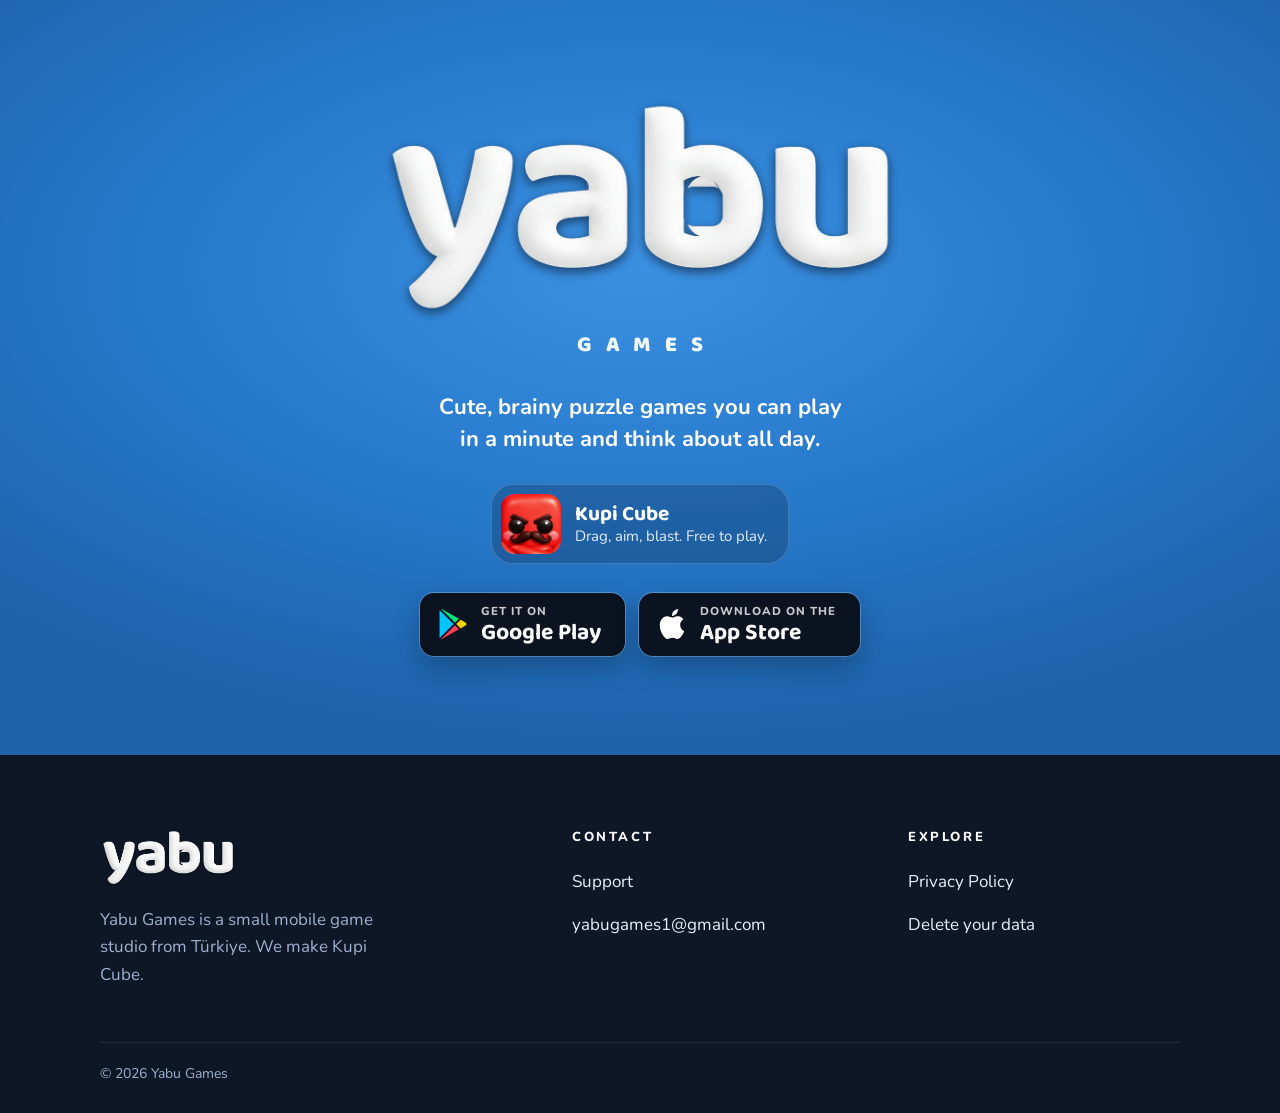
<file: index.html>
<!DOCTYPE html>
<html lang="en">
<head>
<meta charset="utf-8">
<meta name="viewport" content="width=device-width, initial-scale=1">
<title>Yabu Games</title>
<meta name="description" content="Yabu Games makes cute, brainy puzzle games. Makers of Kupi Cube.">
<meta name="theme-color" content="#2577c8">
<link rel="icon" href="assets/favicon.png">
<link rel="apple-touch-icon" href="assets/favicon.png">
<meta property="og:title" content="Yabu Games">
<meta property="og:description" content="Cute, brainy puzzle games. Makers of Kupi Cube.">
<meta property="og:image" content="assets/og.png">
<meta property="og:type" content="website">
<link rel="preconnect" href="https://fonts.googleapis.com">
<link rel="preconnect" href="https://fonts.gstatic.com" crossorigin>
<link href="https://fonts.googleapis.com/css2?family=Baloo+2:wght@800&family=Nunito:wght@400;700;800&display=swap" rel="stylesheet">
<!-- theme.css iki sayfanın ortak teması (renk, yazı, alt bölüm); home.css yalnız bu sayfanın sahnesi. -->
<link rel="stylesheet" href="theme.css">
<link rel="stylesheet" href="home.css">
</head>
<body>
<a class="skip" href="#main">Skip to content</a>

<main id="main" class="stage">
  <h1 class="brand">
    <img src="assets/yabu-wordmark.png" alt="Yabu" width="1075" height="483">
    <span>Games</span>
  </h1>

  <p class="lead">Cute, brainy puzzle games you can play in a minute and think about all day.</p>

  <!-- id="games" / id="contact": gizlilik sayfasının menüsü ./#games ve ./#contact adreslerine bağlanıyor -->
  <div class="game" id="games">
    <img src="assets/kupicube-icon.png" alt="" width="60" height="60">
    <p><b>Kupi Cube</b><span>Drag, aim, blast. Free to play.</span></p>
  </div>

  <!-- İki mağaza da YAYINDA: Google Play 27 Eylül, App Store 4 Ekim 2026'da canlı olduğu doğrulandı
       (https://apps.apple.com/us/app/kupi-cube-blast-puzzle/id6815752983, 200). İkisi de gerçek bağlantı. -->
  <ul class="stores">
    <li>
      <a class="store" href="https://play.google.com/store/apps/details?id=com.yabugames.kupicube" rel="noopener">
        <svg viewBox="0 0 24 24" aria-hidden="true" focusable="false">
          <path fill="#00c3ff" d="M1.337.924a1.486 1.486 0 0 0-.112.568v21.017c0 .217.045.419.124.6l11.155-11.087L1.337.924z"/>
          <path fill="#00e07a" d="M13.544 10.989l3.258-3.238L3.45.195a1.466 1.466 0 0 0-.946-.179l11.04 10.973z"/>
          <path fill="#ff3d57" d="M13.544 13.056l-11 10.933c.298.036.612-.016.906-.183l13.324-7.54-3.23-3.21z"/>
          <path fill="#ffce00" d="M22.018 13.298l-3.919 2.218-3.515-3.493 3.543-3.521 3.891 2.202a1.49 1.49 0 0 1 0 2.594z"/>
        </svg>
        <span><small>Get it on</small><b>Google Play</b></span>
      </a>
    </li>
    <li>
      <a class="store" href="https://apps.apple.com/app/id6815752983" rel="noopener">
        <svg viewBox="0 0 24 24" aria-hidden="true" focusable="false">
          <path fill="#fff" d="M12.152 6.896c-.948 0-2.415-1.078-3.96-1.04-2.04.027-3.91 1.183-4.961 3.014-2.117 3.675-.546 9.103 1.519 12.09 1.013 1.454 2.208 3.09 3.792 3.039 1.52-.065 2.09-.987 3.935-.987 1.831 0 2.35.987 3.96.948 1.637-.026 2.676-1.48 3.676-2.948 1.156-1.688 1.636-3.325 1.662-3.415-.039-.013-3.182-1.221-3.22-4.857-.026-3.04 2.48-4.494 2.597-4.559-1.429-2.09-3.623-2.324-4.39-2.376-2-.156-3.675 1.09-4.61 1.09zM15.53 3.83c.843-1.012 1.4-2.427 1.245-3.83-1.207.052-2.662.805-3.532 1.818-.78.896-1.454 2.338-1.273 3.714 1.338.104 2.715-.688 3.559-1.701"/>
        </svg>
        <span><small>Download on the</small><b>App Store</b></span>
      </a>
    </li>
  </ul>
</main>

<footer>
  <div class="cols">
    <div class="about">
      <img src="assets/yabu-wordmark.png" alt="Yabu Games" width="1075" height="483">
      <p>Yabu Games is a small mobile game studio from T&uuml;rkiye. We make Kupi Cube.</p>
    </div>

    <nav aria-labelledby="f-contact" id="contact">
      <h2 id="f-contact">Contact</h2>
      <a href="mailto:yabugames1@gmail.com?subject=Kupi%20Cube%20support">Support</a>
      <a href="mailto:yabugames1@gmail.com">yabugames1@gmail.com</a>
    </nav>

    <nav aria-labelledby="f-explore">
      <h2 id="f-explore">Explore</h2>
      <a href="privacy-policy.html">Privacy Policy</a>
      <a href="privacy-policy.html#delete">Delete your data</a>
    </nav>
  </div>

  <p class="legal">&copy; 2026 Yabu Games</p>
</footer>
</body>
</html>
</file>
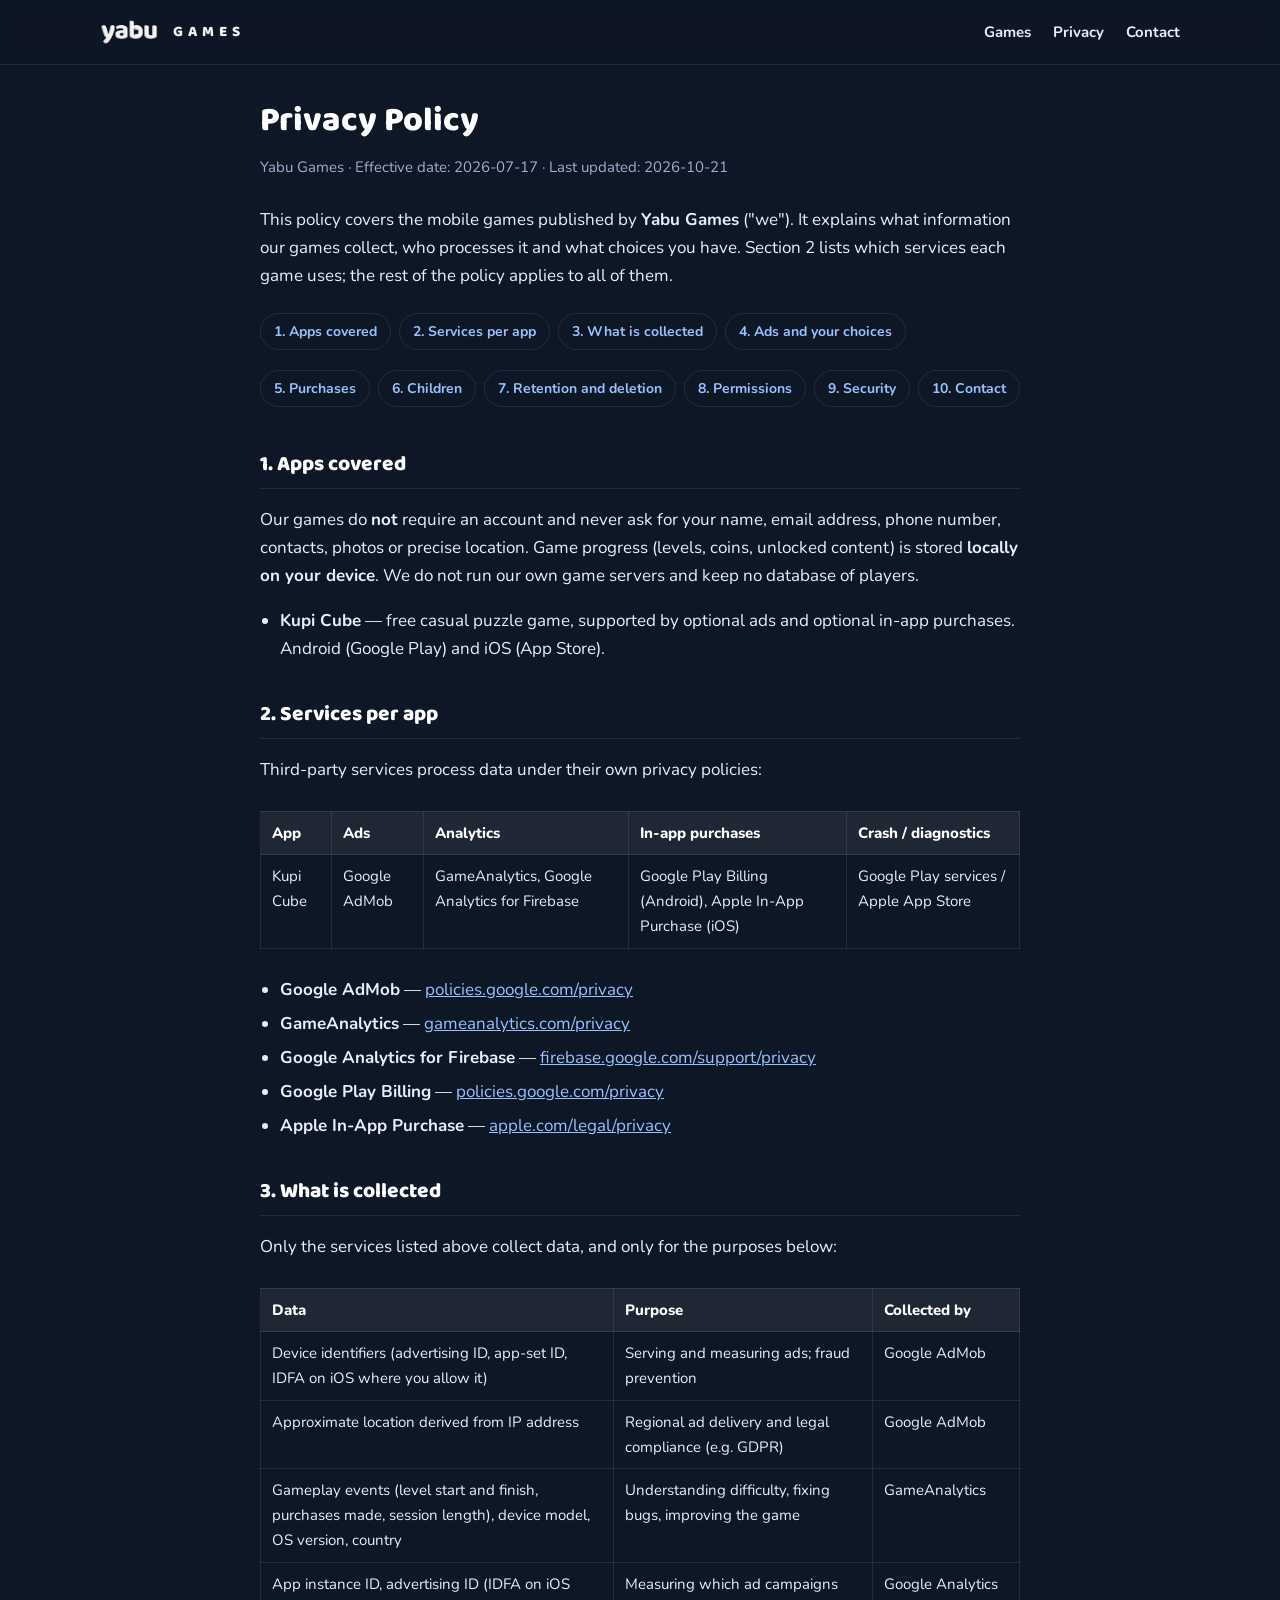
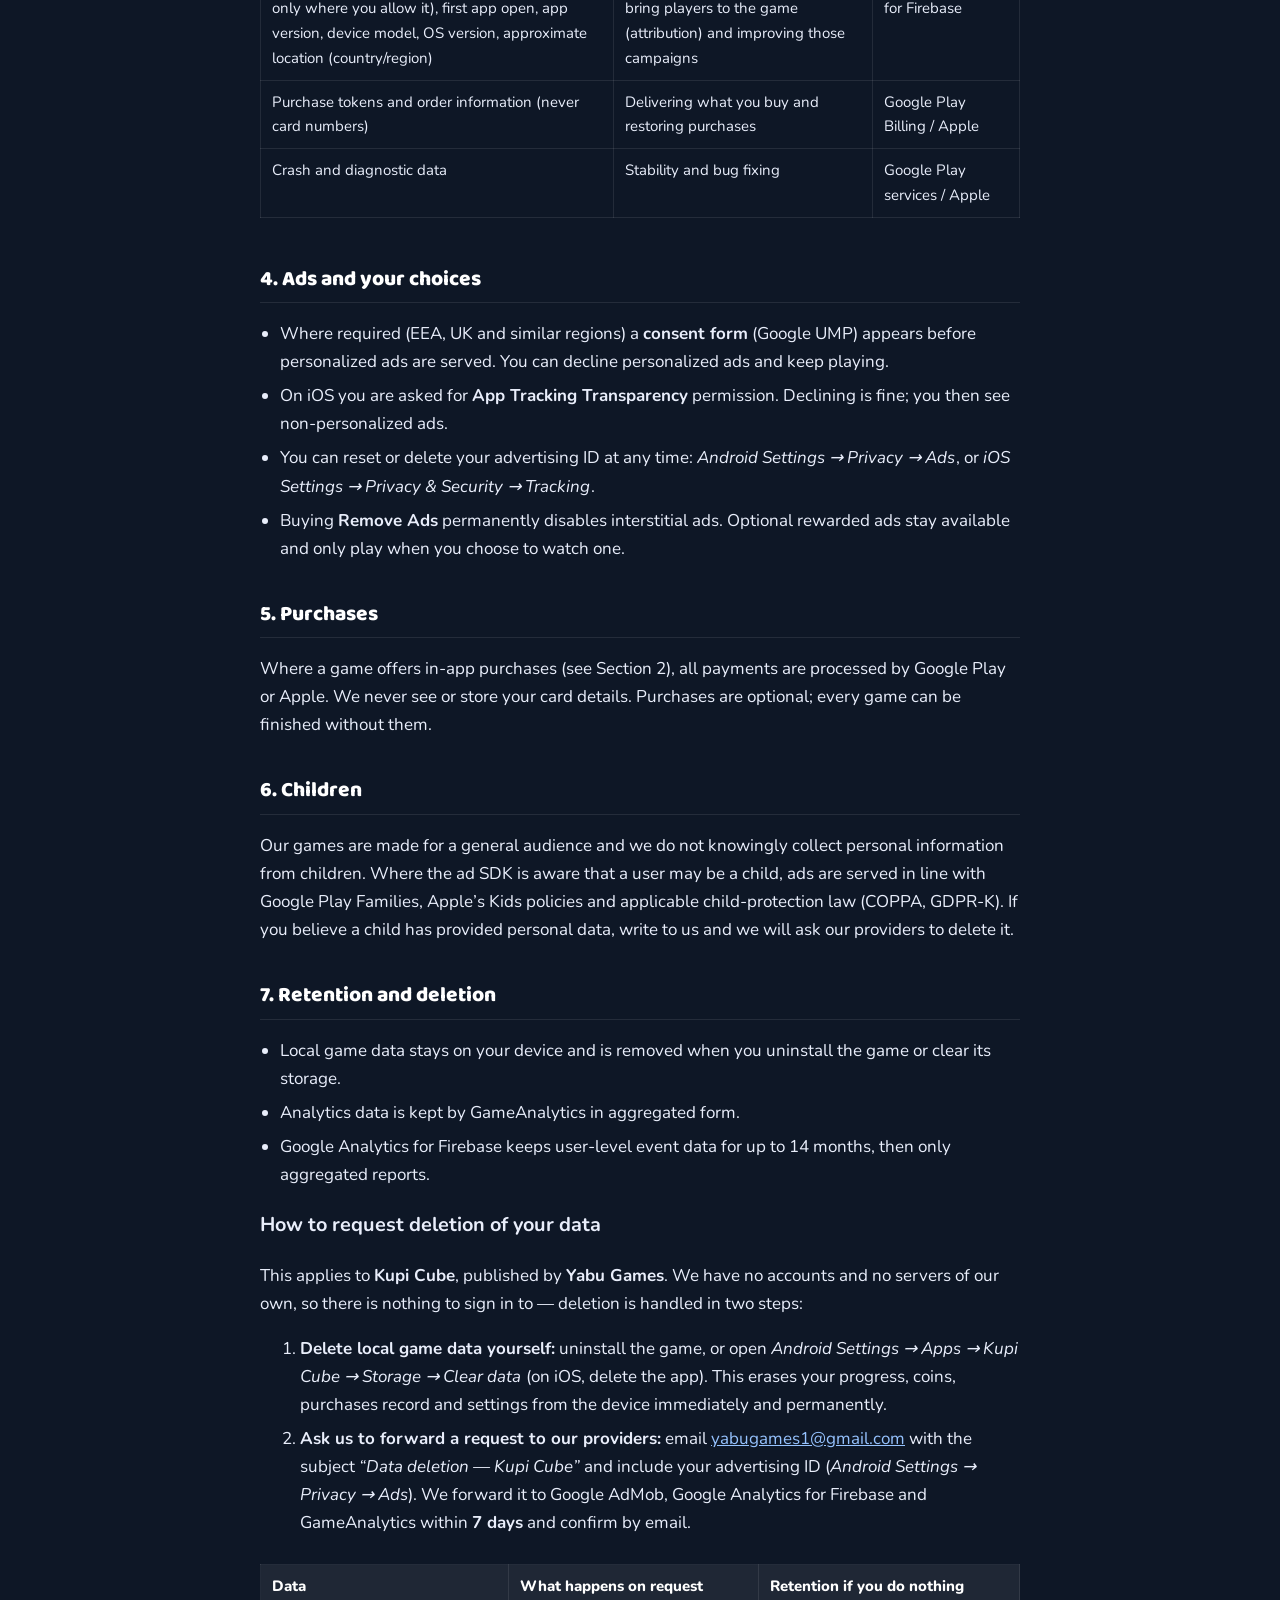
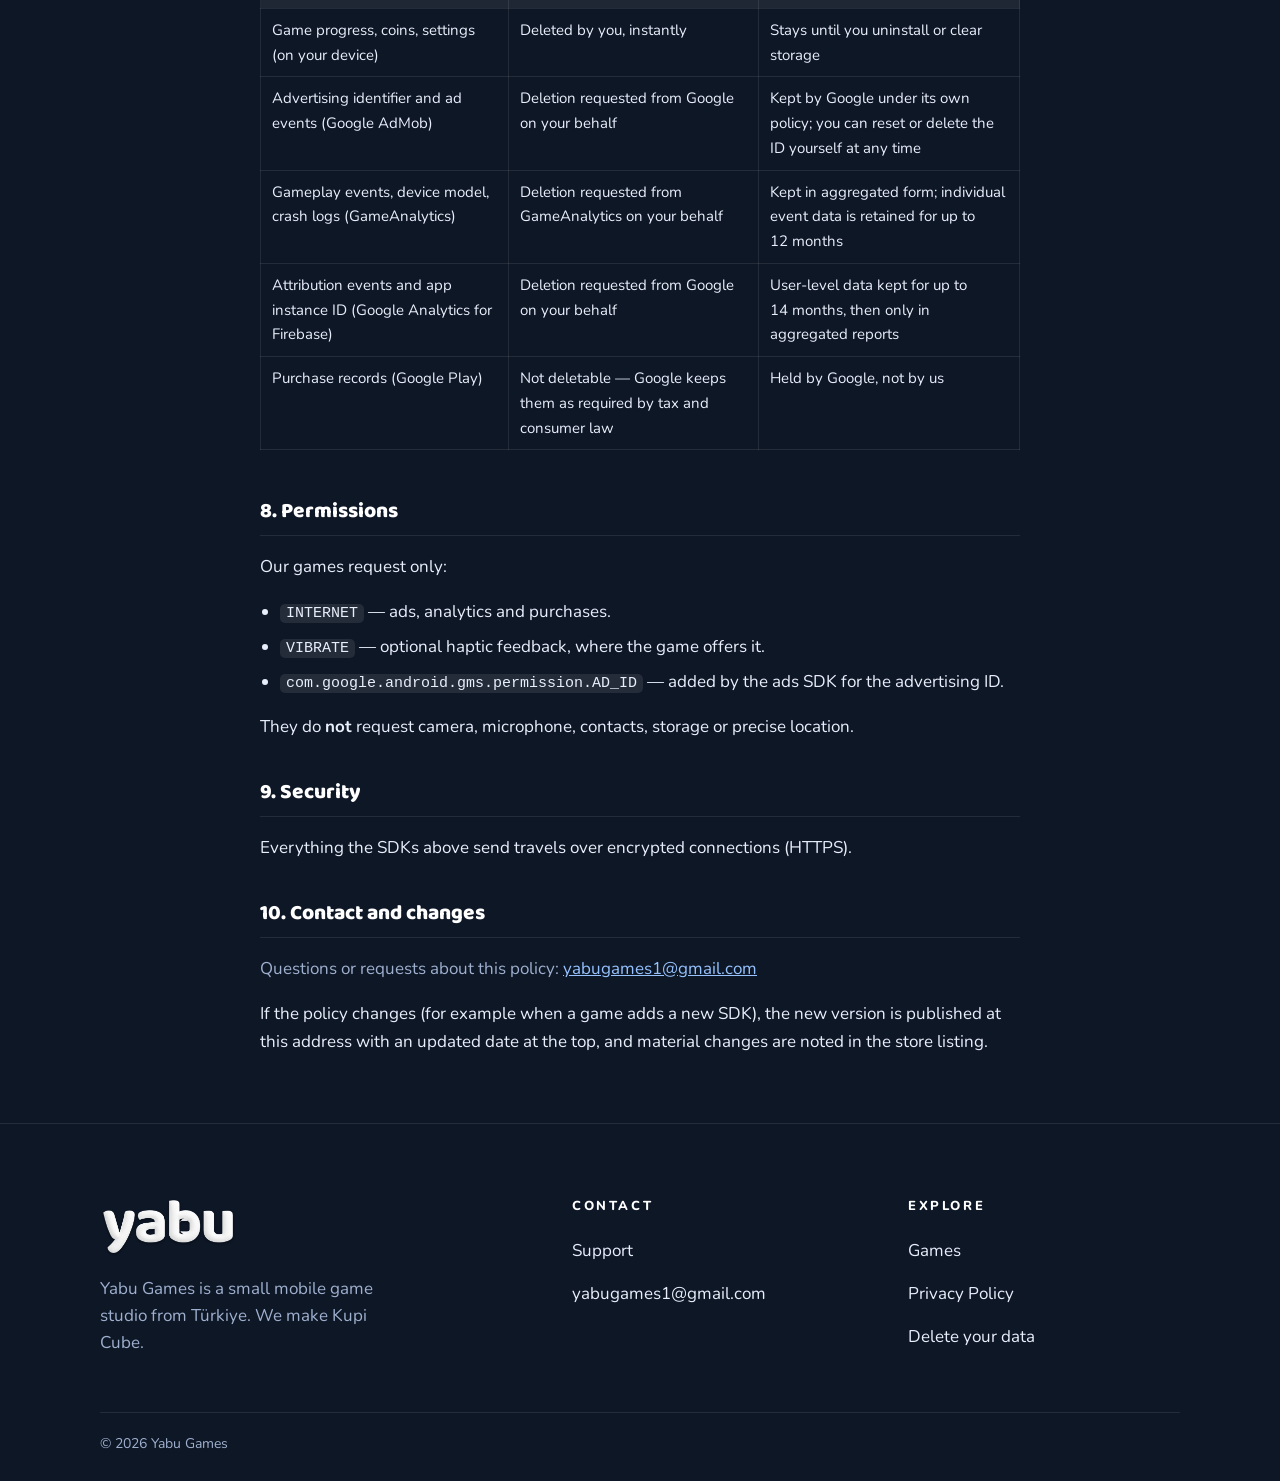
<file: privacy-policy.html>
<!DOCTYPE html>
<html lang="en">
<head>
<meta charset="utf-8">
<meta name="viewport" content="width=device-width, initial-scale=1">
<title>Privacy Policy — Yabu Games</title>
<meta name="description" content="Privacy Policy for Yabu Games apps, including Kupi Cube.">
<link rel="icon" href="assets/favicon.png">
<meta property="og:title" content="Privacy Policy — Yabu Games">
<meta property="og:image" content="assets/og.png">
<link rel="preconnect" href="https://fonts.googleapis.com">
<link rel="preconnect" href="https://fonts.gstatic.com" crossorigin>
<link href="https://fonts.googleapis.com/css2?family=Baloo+2:wght@800&family=Nunito:wght@400;700;800&display=swap" rel="stylesheet">
<meta name="theme-color" content="#0e1726">
<link rel="stylesheet" href="theme.css">
<link rel="stylesheet" href="styles.css">
</head>
<body>
<a class="skip" href="#main">Skip to content</a>

<header class="bar">
  <div class="wrap row">
    <a class="home" href="./" aria-label="Yabu Games home">
      <img src="assets/yabu-wordmark.png" alt="Yabu Games">
      <span>GAMES</span>
    </a>
    <button class="burger" id="burger" aria-label="Menu" aria-expanded="false" aria-controls="menu">
      <span></span>
    </button>
    <nav class="links" id="menu">
      <a href="./#games">Games</a>
      <a href="privacy-policy.html">Privacy</a>
      <a href="./#contact">Contact</a>
    </nav>
  </div>
</header>

<main id="main">
  <div class="wrap doc">

    <h1>Privacy Policy</h1>
    <p class="meta">Yabu Games &middot; Effective date: 2026-07-17 &middot; Last updated: 2026-10-21</p>

    <p>This policy covers the mobile games published by <strong>Yabu Games</strong> ("we"). It explains what
       information our games collect, who processes it and what choices you have. Section&nbsp;2 lists which
       services each game uses; the rest of the policy applies to all of them.</p>

    <ul class="toc">
      <li><a href="#apps">1. Apps covered</a></li>
      <li><a href="#services">2. Services per app</a></li>
      <li><a href="#data">3. What is collected</a></li>
      <li><a href="#ads">4. Ads and your choices</a></li>
      <li><a href="#purchases">5. Purchases</a></li>
      <li><a href="#children">6. Children</a></li>
      <li><a href="#retention">7. Retention and deletion</a></li>
      <li><a href="#permissions">8. Permissions</a></li>
      <li><a href="#security">9. Security</a></li>
      <li><a href="#contact">10. Contact</a></li>
    </ul>

    <h2 id="apps">1. Apps covered</h2>
    <p>Our games do <strong>not</strong> require an account and never ask for your name, email address, phone
       number, contacts, photos or precise location. Game progress (levels, coins, unlocked content) is stored
       <strong>locally on your device</strong>. We do not run our own game servers and keep no database of players.</p>
    <ul>
      <li><strong>Kupi Cube</strong> — free casual puzzle game, supported by optional ads and optional in-app
          purchases. Android (Google Play) and iOS (App Store).</li>
    </ul>

    <h2 id="services">2. Services per app</h2>
    <p>Third-party services process data under their own privacy policies:</p>
    <div class="tablewrap">
      <table>
        <tr><th>App</th><th>Ads</th><th>Analytics</th><th>In-app purchases</th><th>Crash / diagnostics</th></tr>
        <tr>
          <td>Kupi Cube</td>
          <td>Google AdMob</td>
          <td>GameAnalytics, Google Analytics for Firebase</td>
          <td>Google Play Billing (Android), Apple In-App Purchase (iOS)</td>
          <td>Google Play services / Apple App Store</td>
        </tr>
      </table>
    </div>
    <ul>
      <li><strong>Google AdMob</strong> — <a href="https://policies.google.com/privacy">policies.google.com/privacy</a></li>
      <li><strong>GameAnalytics</strong> — <a href="https://gameanalytics.com/privacy">gameanalytics.com/privacy</a></li>
      <li><strong>Google Analytics for Firebase</strong> — <a href="https://firebase.google.com/support/privacy">firebase.google.com/support/privacy</a></li>
      <li><strong>Google Play Billing</strong> — <a href="https://policies.google.com/privacy">policies.google.com/privacy</a></li>
      <li><strong>Apple In-App Purchase</strong> — <a href="https://www.apple.com/legal/privacy/">apple.com/legal/privacy</a></li>
    </ul>

    <h2 id="data">3. What is collected</h2>
    <p>Only the services listed above collect data, and only for the purposes below:</p>
    <div class="tablewrap">
      <table>
        <tr><th>Data</th><th>Purpose</th><th>Collected by</th></tr>
        <tr><td>Device identifiers (advertising ID, app-set ID, IDFA on iOS where you allow it)</td>
            <td>Serving and measuring ads; fraud prevention</td><td>Google AdMob</td></tr>
        <tr><td>Approximate location derived from IP address</td>
            <td>Regional ad delivery and legal compliance (e.g. GDPR)</td><td>Google AdMob</td></tr>
        <tr><td>Gameplay events (level start and finish, purchases made, session length), device model,
                OS version, country</td>
            <td>Understanding difficulty, fixing bugs, improving the game</td><td>GameAnalytics</td></tr>
        <tr><td>App instance ID, advertising ID (IDFA on iOS only where you allow it), first app open, app version,
                device model, OS version, approximate location (country/region)</td>
            <td>Measuring which ad campaigns bring players to the game (attribution) and improving those campaigns</td>
            <td>Google Analytics for Firebase</td></tr>
        <tr><td>Purchase tokens and order information (never card numbers)</td>
            <td>Delivering what you buy and restoring purchases</td><td>Google Play Billing / Apple</td></tr>
        <tr><td>Crash and diagnostic data</td>
            <td>Stability and bug fixing</td><td>Google Play services / Apple</td></tr>
      </table>
    </div>

    <h2 id="ads">4. Ads and your choices</h2>
    <ul>
      <li>Where required (EEA, UK and similar regions) a <strong>consent form</strong> (Google UMP) appears before
          personalized ads are served. You can decline personalized ads and keep playing.</li>
      <li>On iOS you are asked for <strong>App Tracking Transparency</strong> permission. Declining is fine; you
          then see non-personalized ads.</li>
      <li>You can reset or delete your advertising ID at any time: <em>Android Settings &rarr; Privacy &rarr; Ads</em>,
          or <em>iOS Settings &rarr; Privacy &amp; Security &rarr; Tracking</em>.</li>
      <li>Buying <strong>Remove Ads</strong> permanently disables interstitial ads. Optional rewarded ads stay
          available and only play when you choose to watch one.</li>
    </ul>

    <h2 id="purchases">5. Purchases</h2>
    <p>Where a game offers in-app purchases (see Section&nbsp;2), all payments are processed by Google Play or
       Apple. We never see or store your card details. Purchases are optional; every game can be finished without
       them.</p>

    <h2 id="children">6. Children</h2>
    <p>Our games are made for a general audience and we do not knowingly collect personal information from
       children. Where the ad SDK is aware that a user may be a child, ads are served in line with Google Play
       Families, Apple&rsquo;s Kids policies and applicable child-protection law (COPPA, GDPR-K). If you believe a
       child has provided personal data, write to us and we will ask our providers to delete it.</p>

    <h2 id="retention">7. Retention and deletion</h2>
    <ul>
      <li>Local game data stays on your device and is removed when you uninstall the game or clear its storage.</li>
      <li>Analytics data is kept by GameAnalytics in aggregated form.</li>
      <li>Google Analytics for Firebase keeps user-level event data for up to 14&nbsp;months, then only aggregated reports.</li>
    </ul>

    <h3 id="delete">How to request deletion of your data</h3>
    <p>This applies to <strong>Kupi Cube</strong>, published by <strong>Yabu Games</strong>. We have no accounts and
       no servers of our own, so there is nothing to sign in to &mdash; deletion is handled in two steps:</p>
    <ol>
      <li><strong>Delete local game data yourself:</strong> uninstall the game, or open
          <em>Android Settings &rarr; Apps &rarr; Kupi Cube &rarr; Storage &rarr; Clear data</em> (on iOS, delete the
          app). This erases your
          progress, coins, purchases record and settings from the device immediately and permanently.</li>
      <li><strong>Ask us to forward a request to our providers:</strong> email
          <a href="mailto:yabugames1@gmail.com">yabugames1@gmail.com</a> with the subject
          <em>&ldquo;Data deletion &mdash; Kupi Cube&rdquo;</em> and include your advertising ID
          (<em>Android Settings &rarr; Privacy &rarr; Ads</em>). We forward it to Google AdMob, Google Analytics for
          Firebase and GameAnalytics
          within <strong>7 days</strong> and confirm by email.</li>
    </ol>
    <div class="tablewrap">
      <table>
        <tr><th>Data</th><th>What happens on request</th><th>Retention if you do nothing</th></tr>
        <tr><td>Game progress, coins, settings (on your device)</td>
            <td>Deleted by you, instantly</td><td>Stays until you uninstall or clear storage</td></tr>
        <tr><td>Advertising identifier and ad events (Google AdMob)</td>
            <td>Deletion requested from Google on your behalf</td>
            <td>Kept by Google under its own policy; you can reset or delete the ID yourself at any time</td></tr>
        <tr><td>Gameplay events, device model, crash logs (GameAnalytics)</td>
            <td>Deletion requested from GameAnalytics on your behalf</td>
            <td>Kept in aggregated form; individual event data is retained for up to 12&nbsp;months</td></tr>
        <tr><td>Attribution events and app instance ID (Google Analytics for Firebase)</td>
            <td>Deletion requested from Google on your behalf</td>
            <td>User-level data kept for up to 14&nbsp;months, then only in aggregated reports</td></tr>
        <tr><td>Purchase records (Google Play)</td>
            <td>Not deletable &mdash; Google keeps them as required by tax and consumer law</td>
            <td>Held by Google, not by us</td></tr>
      </table>
    </div>

    <h2 id="permissions">8. Permissions</h2>
    <p>Our games request only:</p>
    <ul>
      <li><code>INTERNET</code> — ads, analytics and purchases.</li>
      <li><code>VIBRATE</code> — optional haptic feedback, where the game offers it.</li>
      <li><code>com.google.android.gms.permission.AD_ID</code> — added by the ads SDK for the advertising ID.</li>
    </ul>
    <p>They do <strong>not</strong> request camera, microphone, contacts, storage or precise location.</p>

    <h2 id="security">9. Security</h2>
    <p>Everything the SDKs above send travels over encrypted connections (HTTPS).</p>

    <h2 id="contact">10. Contact and changes</h2>
    <p class="quiet">Questions or requests about this policy: <a href="mailto:yabugames1@gmail.com">yabugames1@gmail.com</a></p>
    <p>If the policy changes (for example when a game adds a new SDK), the new version is published at this
       address with an updated date at the top, and material changes are noted in the store listing.</p>

  </div>
</main>

<footer>
  <div class="cols">
    <div class="about">
      <img src="assets/yabu-wordmark.png" alt="Yabu Games" width="1075" height="483">
      <p>Yabu Games is a small mobile game studio from T&uuml;rkiye. We make Kupi Cube.</p>
    </div>

    <nav aria-labelledby="f-contact">
      <h2 id="f-contact">Contact</h2>
      <a href="mailto:yabugames1@gmail.com?subject=Kupi%20Cube%20support">Support</a>
      <a href="mailto:yabugames1@gmail.com">yabugames1@gmail.com</a>
    </nav>

    <nav aria-labelledby="f-explore">
      <h2 id="f-explore">Explore</h2>
      <a href="./">Games</a>
      <a href="privacy-policy.html">Privacy Policy</a>
      <a href="#delete">Delete your data</a>
    </nav>
  </div>

  <p class="legal">&copy; 2026 Yabu Games</p>
</footer>

<script src="site.js" defer></script>
</body>
</html>
</file>
<file: theme.css>
/* Yabu Games — ORTAK TEMA (index.html + privacy-policy.html).
   Renk, yazı, odak ve ALT BÖLÜM tek yerde durur: iki sayfa aynı temayı taşır (28 Eylül, kullanıcı: "aynı temaya
   sahip olsunlar"). Eskiden her sayfanın kendi renk tablosu vardı ve gizlilik sayfası daha açık bir lacivertte kalmıştı.
   Sayfaya özel kurallar: home.css (ana sayfa sahnesi), styles.css (gizlilik sayfası).
   Renkler oyundan: sahne = Kupi Cube panel mavisi, zemin = açılış ekranı lacivertinin derini, vurgu = oyunun altını.
   Bağımlılık yok, GitHub Pages doğrudan yayınlar. */
:root {
  --field:    #2577c8;   /* panel mavisi, beyaz yazı AA geçsin diye bir ton derin (4.6:1) */
  --field-hi: #3b90e2;
  --field-lo: #1d63a9;
  --ink:      #0e1726;   /* açılış lacivertinin derini: alt bölüm ve gizlilik sayfası zemini */
  --ink-line: rgba(255, 255, 255, .09);
  --text:     #e9eefb;
  --muted:    #9fb0cf;
  --gold:     #ffc23d;
  --sky:      #96c3ff;   /* metin içi bağlantı: panel mavisinin açığı */
  --badge:    #0b1220;
  --gutter:   clamp(16px, 4vw, 40px);
  --wrap:     1080px;
  --display:  "Baloo 2", "Nunito", system-ui, sans-serif;
}

* { box-sizing: border-box; }
html { -webkit-text-size-adjust: 100%; }
body {
  margin: 0;
  background: var(--ink);
  color: var(--text);
  font-family: "Nunito", system-ui, -apple-system, "Segoe UI", Roboto, Arial, sans-serif;
  font-size: 17px;
  line-height: 1.6;
  -webkit-font-smoothing: antialiased;
}
a { color: inherit; }
:focus-visible { outline: 3px solid var(--gold); outline-offset: 3px; border-radius: 8px; }
/* Sayfa içi bağlantının HEDEFİ (başlık, bölüm) odaklanır ama tıklanacak bir şey değildir: çerçeve çizilmez.
   site.js hedefe tabindex="-1" verip odağı taşıyor; ortak odak kuralı başlığın etrafına altın kutu çiziyordu. */
[tabindex="-1"]:focus { outline: none; }
.skip { position: absolute; left: -9999px; }
.skip:focus { left: 16px; top: 12px; z-index: 30; background: #fff; color: #0d1726; padding: 8px 14px; border-radius: 999px; }

/* ── ALT BÖLÜM (iki sayfada aynı) ────────────────────────────────────── */
footer { background: var(--ink); padding: clamp(48px, 8vh, 88px) var(--gutter) 28px; }
.cols {
  max-width: var(--wrap);
  margin: 0 auto;
  display: grid;
  grid-template-columns: 1.5fr 1fr 1fr;
  gap: clamp(28px, 5vw, 72px);
}
.about img { display: block; width: 136px; height: auto; margin-bottom: 18px; }
.about p { margin: 0; max-width: 30ch; color: var(--muted); }

footer h2 {
  margin: 0 0 12px;
  font-size: 13px;
  font-weight: 800;
  letter-spacing: .2em;
  text-transform: uppercase;
  color: #fff;
}
footer nav a { display: block; padding: 8px 0; color: var(--text); text-decoration: none; overflow-wrap: anywhere; }
footer nav a:hover { color: var(--gold); }

.legal {
  max-width: var(--wrap);
  margin: clamp(36px, 6vh, 64px) auto 0;
  padding-top: 20px;
  border-top: 1px solid var(--ink-line);
  color: var(--muted);
  font-size: 14px;
}

@media (max-width: 720px) {
  .cols { grid-template-columns: 1fr; gap: 32px; }
}
</file>
<file: home.css>
/* Yabu Games — ANA SAYFA stili (yalnız index.html): tek renk dolu SAHNE (marka + oyun + mağazalar).
   Renkler, yazı ve alt bölüm theme.css'ten gelir. Bağımlılık yok, GitHub Pages doğrudan yayınlar. */

/* ── SAHNE ───────────────────────────────────────────────────────────── */
.stage {
  min-height: min(76vh, 780px);
  display: flex;
  flex-direction: column;
  align-items: center;
  justify-content: center;
  gap: clamp(20px, 3.2vh, 30px);
  padding: clamp(56px, 10vh, 112px) var(--gutter) clamp(64px, 11vh, 124px);
  text-align: center;
  color: #fff;
  background:
    radial-gradient(ellipse 72% 62% at 50% 36%, var(--field-hi) 0%, var(--field) 56%, var(--field-lo) 100%);
}

.brand { margin: 0; display: flex; flex-direction: column; align-items: center; gap: 4px; }
.brand img { display: block; width: min(64vw, 520px); height: auto; }
.brand span {
  font-family: var(--display);
  font-weight: 800;
  font-size: clamp(15px, 2.2vw, 22px);
  letter-spacing: .62em;
  padding-left: .62em;          /* harf aralığı sağa taşar; optik ortalama için aynı pay solda */
  text-transform: uppercase;
  opacity: .94;
}

.lead {
  margin: 0;
  max-width: 34ch;
  font-size: clamp(18px, 2.3vw, 22px);
  font-weight: 700;
  line-height: 1.45;
  text-wrap: balance;
}

.game {
  display: flex;
  align-items: center;
  gap: 14px;
  padding: 10px 22px 10px 10px;
  border-radius: 22px;
  background: rgba(9, 20, 38, .22);
  box-shadow: inset 0 0 0 1px rgba(255, 255, 255, .17);
  text-align: left;
}
.game img { display: block; width: 60px; height: 60px; border-radius: 14px; }
.game p { margin: 0; }
.game b { display: block; font-family: var(--display); font-size: 21px; line-height: 1.15; }
.game span { display: block; font-size: 15px; line-height: 1.35; color: rgba(255, 255, 255, .88); }

.stores { list-style: none; margin: 0; padding: 0; display: flex; flex-wrap: wrap; justify-content: center; gap: 14px; }
.store {
  display: flex;
  align-items: center;
  gap: 13px;
  min-width: 204px;
  min-height: 62px;
  padding: 9px 24px 10px 18px;
  border-radius: 14px;
  background: var(--badge);
  color: #fff;
  text-align: left;
  text-decoration: none;
  box-shadow: 0 0 0 1px rgba(255, 255, 255, .24), 0 12px 26px rgba(8, 20, 40, .30);
}
.store svg { flex: none; width: 30px; height: 30px; }
.store span { display: flex; flex-direction: column; }
.store small { font-size: 11.5px; font-weight: 800; letter-spacing: .09em; text-transform: uppercase; color: rgba(255, 255, 255, .78); }
.store b { font-family: var(--display); font-size: 23px; line-height: 1.12; }
.store.soon { cursor: default; }
.store.soon small { color: var(--gold); }
a.store { transition: transform .16s ease, box-shadow .16s ease; }
a.store:hover { transform: translateY(-2px); box-shadow: 0 0 0 1px rgba(255, 255, 255, .34), 0 16px 30px rgba(8, 20, 40, .36); }

@media (max-width: 720px) {
  .stores { width: 100%; }
  .stores li { flex: 1 1 204px; max-width: 320px; }
  .store { min-width: 0; }
}

/* Açılışta tek, sakin bir hareket: öğeler sırayla yerine oturur. Hareket istemeyende hiç oynamaz. */
@media (prefers-reduced-motion: no-preference) {
  .stage > * { animation: rise .62s cubic-bezier(.2, .7, .2, 1) both; }
  .stage > *:nth-child(2) { animation-delay: .07s; }
  .stage > *:nth-child(3) { animation-delay: .14s; }
  .stage > *:nth-child(4) { animation-delay: .21s; }
  @keyframes rise { from { opacity: 0; transform: translateY(14px); } to { opacity: 1; transform: none; } }
}
</file>
<file: styles.css>
/* Yabu Games — GİZLİLİK SAYFASI stili (yalnız privacy-policy.html).
   Renkler, yazı ve alt bölüm theme.css'ten gelir; burada yalnız üst bar ve belge düzeni var.
   Bağımlılık yok, GitHub Pages doğrudan yayınlar. */
html { scroll-behavior: smooth; }
@media (prefers-reduced-motion: reduce) { * { transition: none !important; scroll-behavior: auto; } }

/* Yan boşluk kapsayıcıdan (üst bar, main) gelir; .wrap yalnız genişliği sınırlar. Böylece üst barın kenarı
   alt bölümün kenarıyla aynı hizada durur. */
.wrap { max-width: var(--wrap); margin: 0 auto; }

/* ── Üst bar + hamburger ─────────────────────────────────────────────── */
header.bar {
  position: sticky; top: 0; z-index: 20;
  padding: 0 var(--gutter);
  background: rgba(14, 23, 38, .86);
  backdrop-filter: blur(10px);
  border-bottom: 1px solid var(--ink-line);
}
.bar .row { display: flex; align-items: center; gap: 16px; height: 64px; }
.bar .home { display: flex; align-items: center; gap: 10px; text-decoration: none; }
.bar .home img { height: 26px; width: auto; display: block; }
.bar .home span { font-family: var(--display); font-weight: 800; font-size: 15px;
                  letter-spacing: .34em; color: #fff; opacity: .94; padding-left: .34em; }
nav.links { margin-left: auto; display: flex; gap: 22px; }
nav.links a { color: var(--text); text-decoration: none; font-weight: 700; font-size: 15px; }
nav.links a:hover { color: var(--gold); }
button.burger {
  margin-left: auto; display: none; width: 44px; height: 44px; padding: 0;
  background: transparent; border: 1px solid var(--ink-line); border-radius: 12px; cursor: pointer;
}
button.burger span, button.burger span::before, button.burger span::after {
  display: block; width: 20px; height: 2px; background: var(--text); border-radius: 2px;
  transition: transform .18s ease, opacity .18s ease;
}
button.burger span { margin: 0 auto; position: relative; }
button.burger span::before { content: ""; position: absolute; top: -6px; }
button.burger span::after  { content: ""; position: absolute; top:  6px; }
button.burger[aria-expanded="true"] span { background: transparent; }
button.burger[aria-expanded="true"] span::before { transform: translateY(6px) rotate(45deg); }
button.burger[aria-expanded="true"] span::after  { transform: translateY(-6px) rotate(-45deg); }

@media (max-width: 760px) {
  button.burger { display: block; }
  nav.links {
    position: absolute; left: 0; right: 0; top: 64px;
    flex-direction: column; gap: 0; margin: 0;
    background: rgba(14, 23, 38, .98); border-bottom: 1px solid var(--ink-line);
    max-height: 0; overflow: hidden; transition: max-height .22s ease;
  }
  nav.links a { padding: 14px var(--gutter); border-top: 1px solid var(--ink-line); }
  nav.links.open { max-height: 260px; }
}

/* ── Belge ───────────────────────────────────────────────────────────── */
main { padding: 0 var(--gutter); }
.doc { max-width: 760px; padding-top: 28px; padding-bottom: 10px; line-height: 1.65; }
.doc a { color: var(--sky); }
.doc a:hover { color: var(--gold); }
.doc h1 { font-family: var(--display); font-weight: 800; font-size: 34px; margin: 0 0 6px; color: #fff; }
.doc .meta { color: var(--muted); font-size: 15px; margin: 0 0 26px; }
.doc h2 { font-family: var(--display); font-weight: 800; font-size: 21px; color: #fff;
          margin: 34px 0 8px; padding-bottom: 6px; border-bottom: 1px solid var(--ink-line); scroll-margin-top: 80px; }
.doc ul { padding-left: 20px; }
.doc li { margin: 6px 0; }
.doc code { background: rgba(255, 255, 255, .09); padding: 1px 6px; border-radius: 5px; font-size: 15px; }
.doc .quiet { color: var(--muted); }
.tablewrap { overflow-x: auto; }
table { border-collapse: collapse; width: 100%; font-size: 15px; margin: 10px 0; }
th, td { border: 1px solid var(--ink-line); padding: 9px 11px; text-align: left; vertical-align: top; }
th { background: rgba(255, 255, 255, .07); color: #fff; font-weight: 800; }
.doc .toc { display: flex; flex-wrap: wrap; gap: 8px; margin: 0 0 8px; padding: 0; list-style: none; }
.toc a { display: inline-block; padding: 6px 13px; border: 1px solid var(--ink-line); border-radius: 999px;
         text-decoration: none; font-size: 14px; font-weight: 700; }

/* Belge ile alt bölüm aynı zeminde: aralarını ince çizgi ayırır (ana sayfada bu işi mavi sahne yapıyor). */
footer { margin-top: 40px; border-top: 1px solid var(--ink-line); }
</file>
